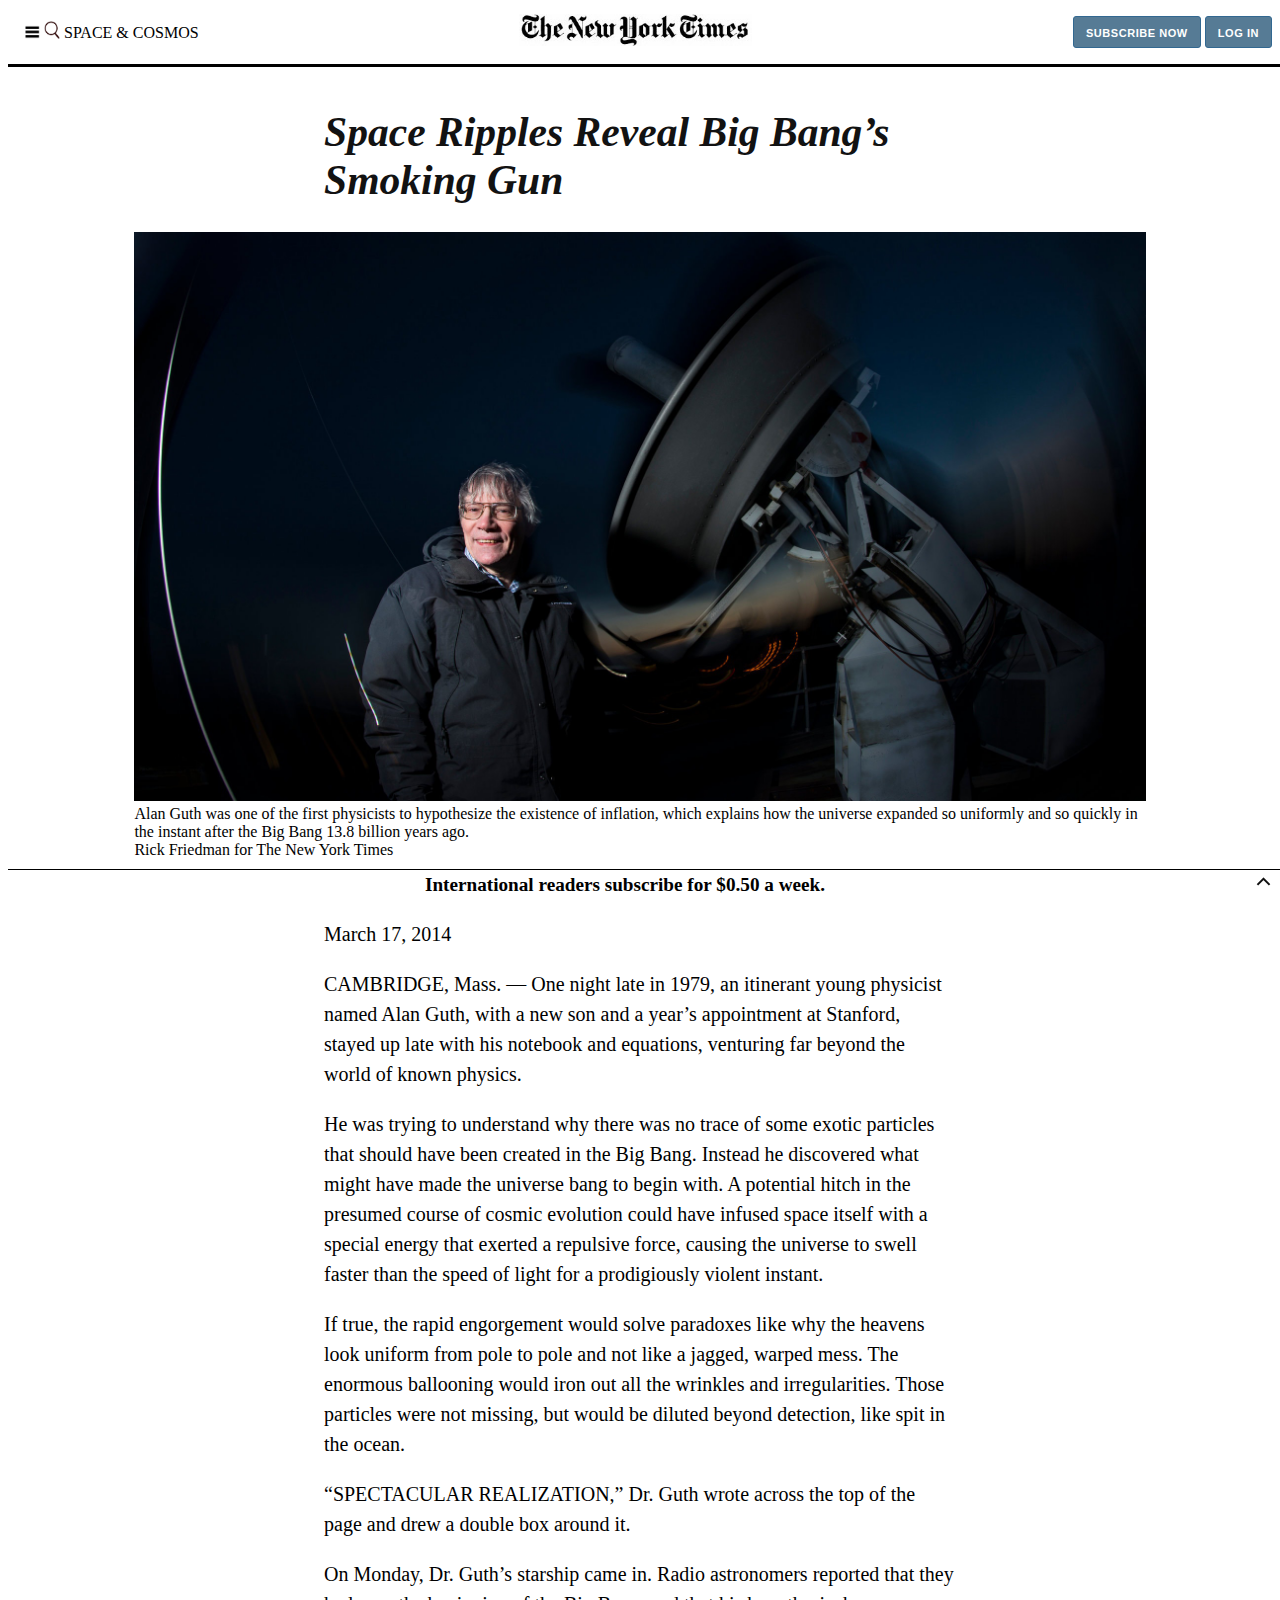
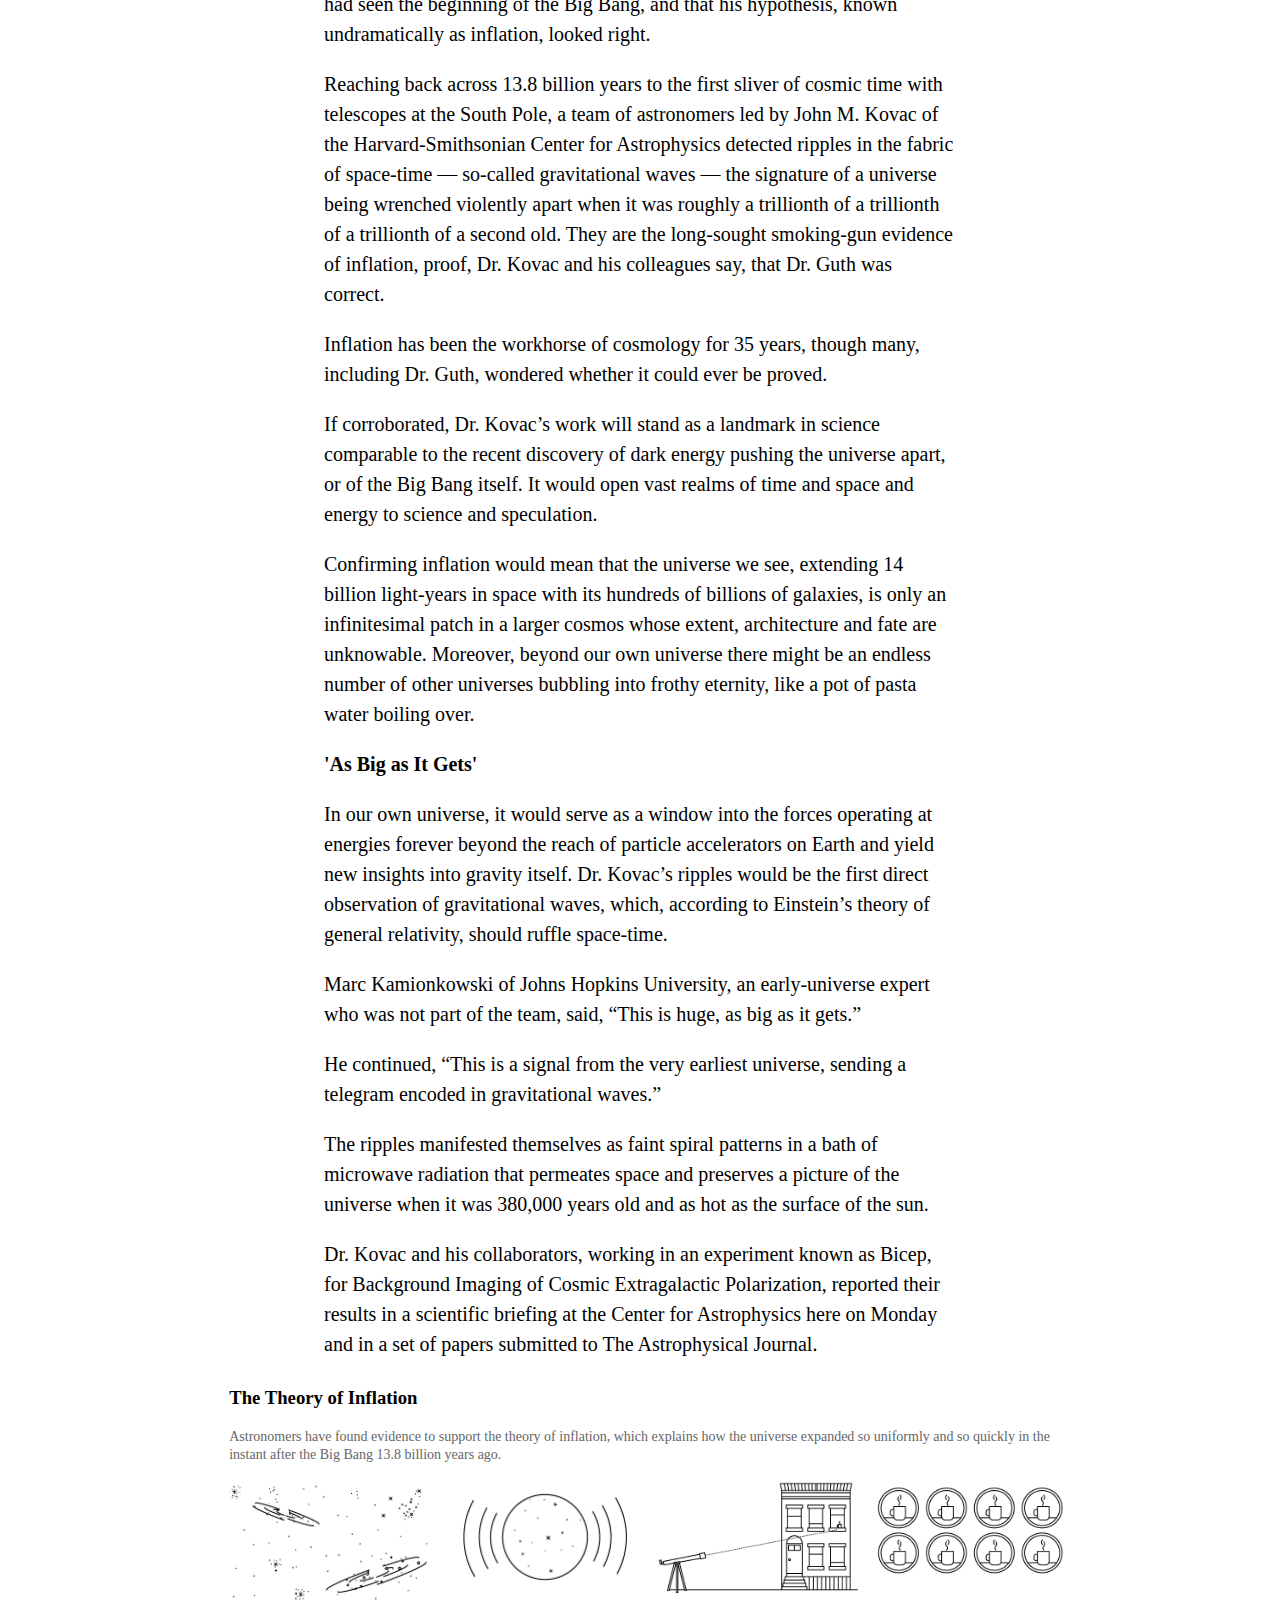
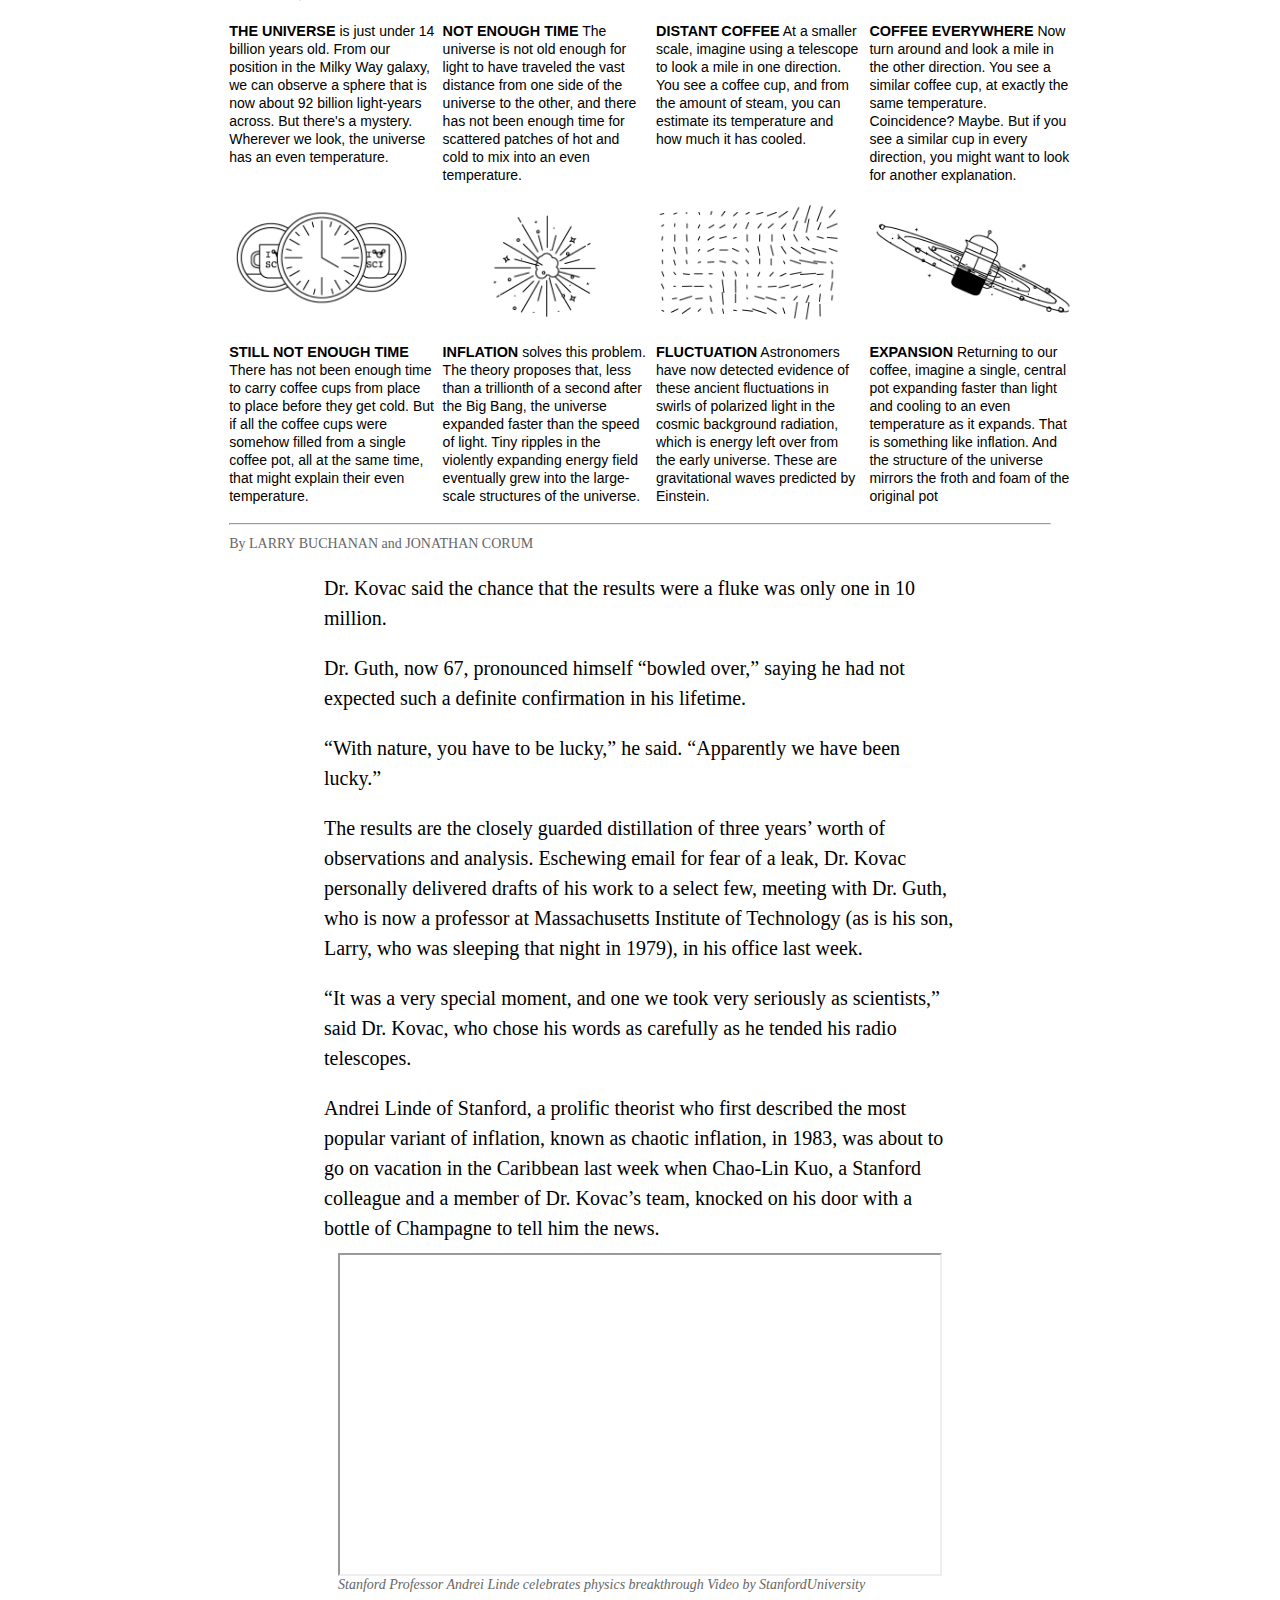
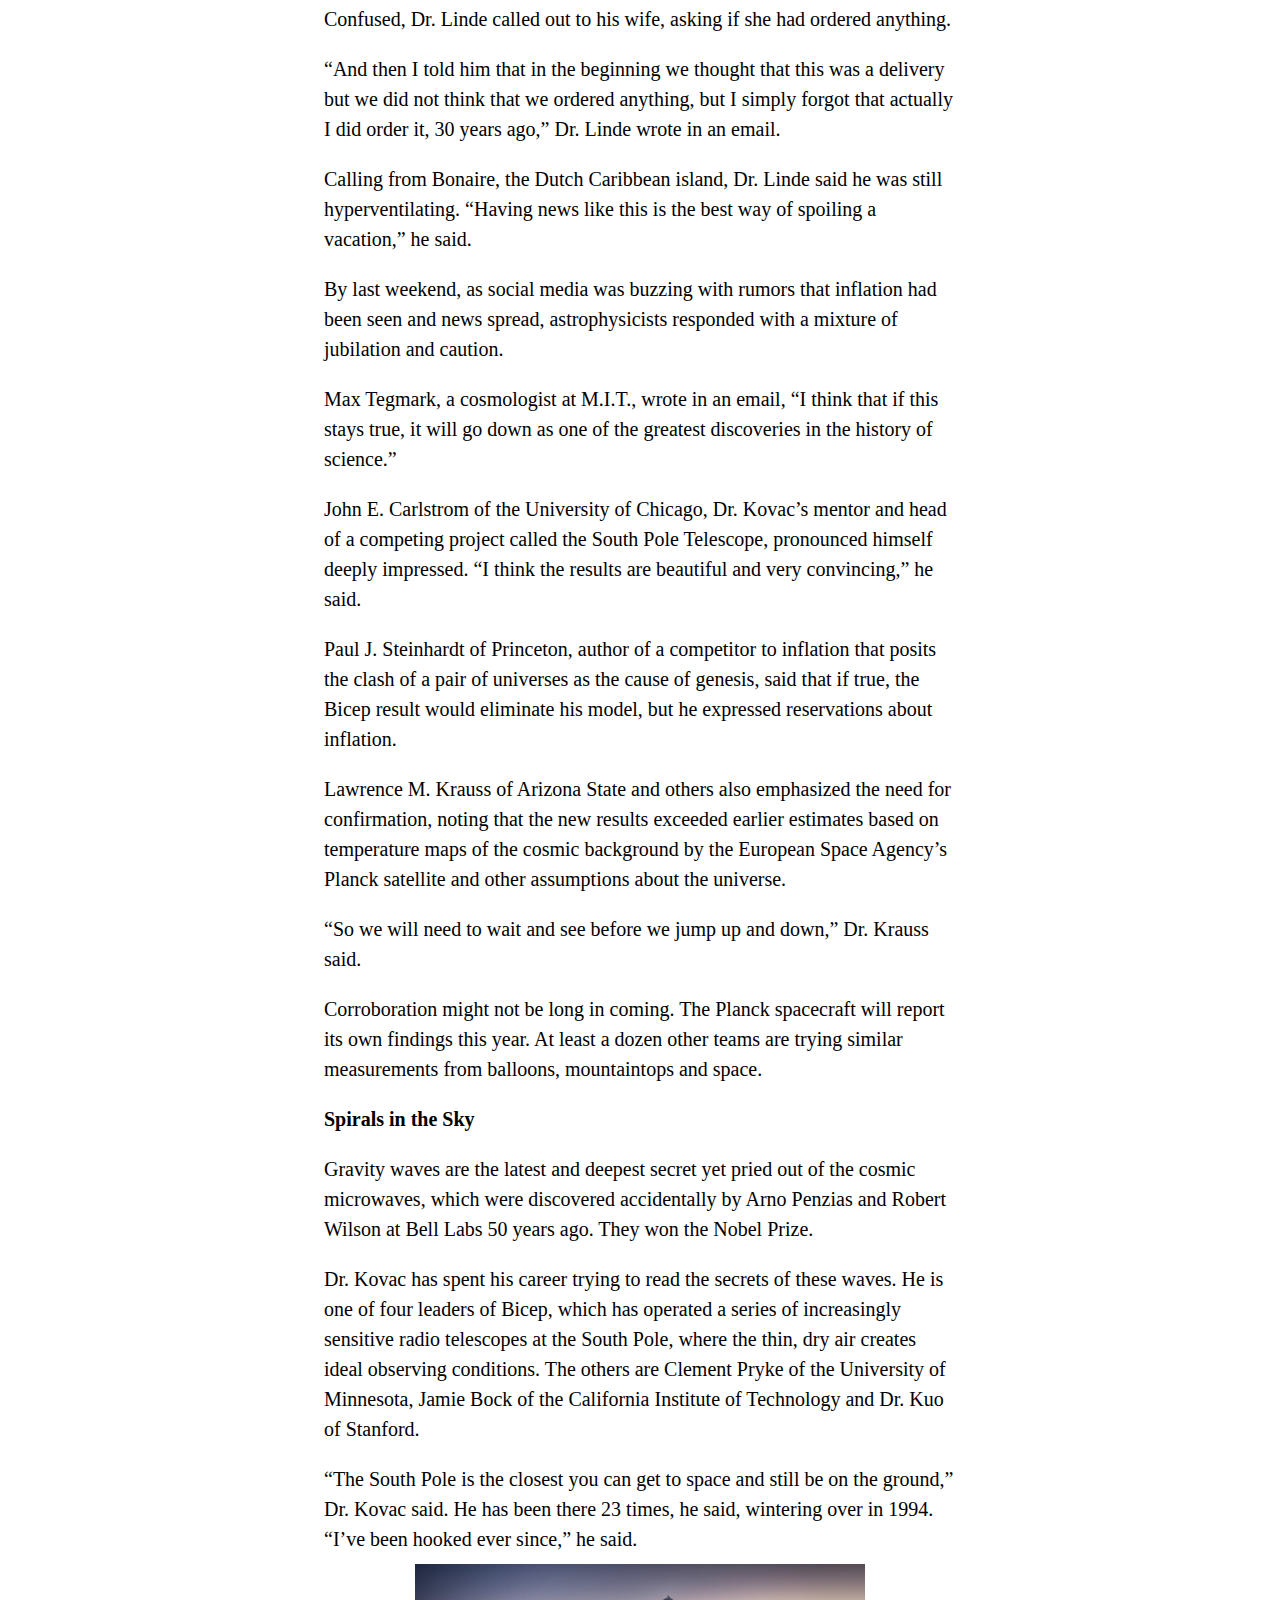
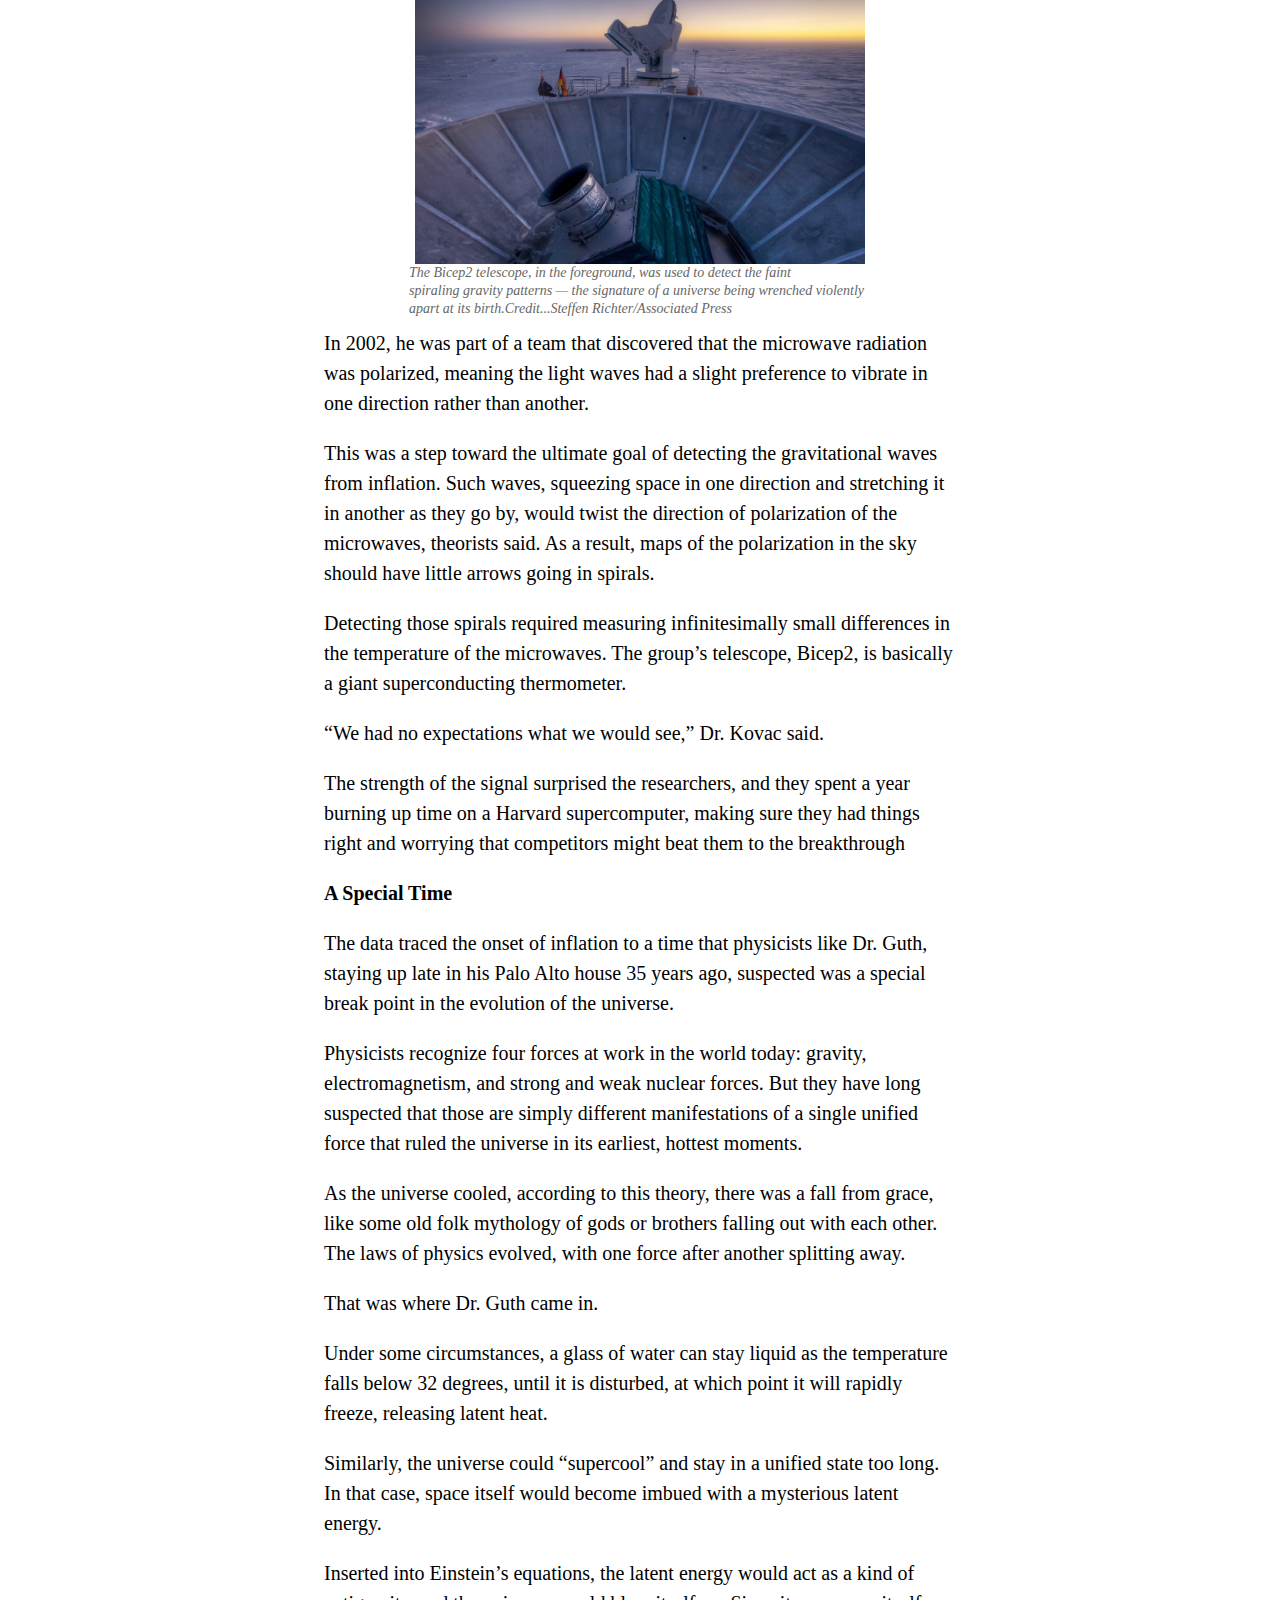
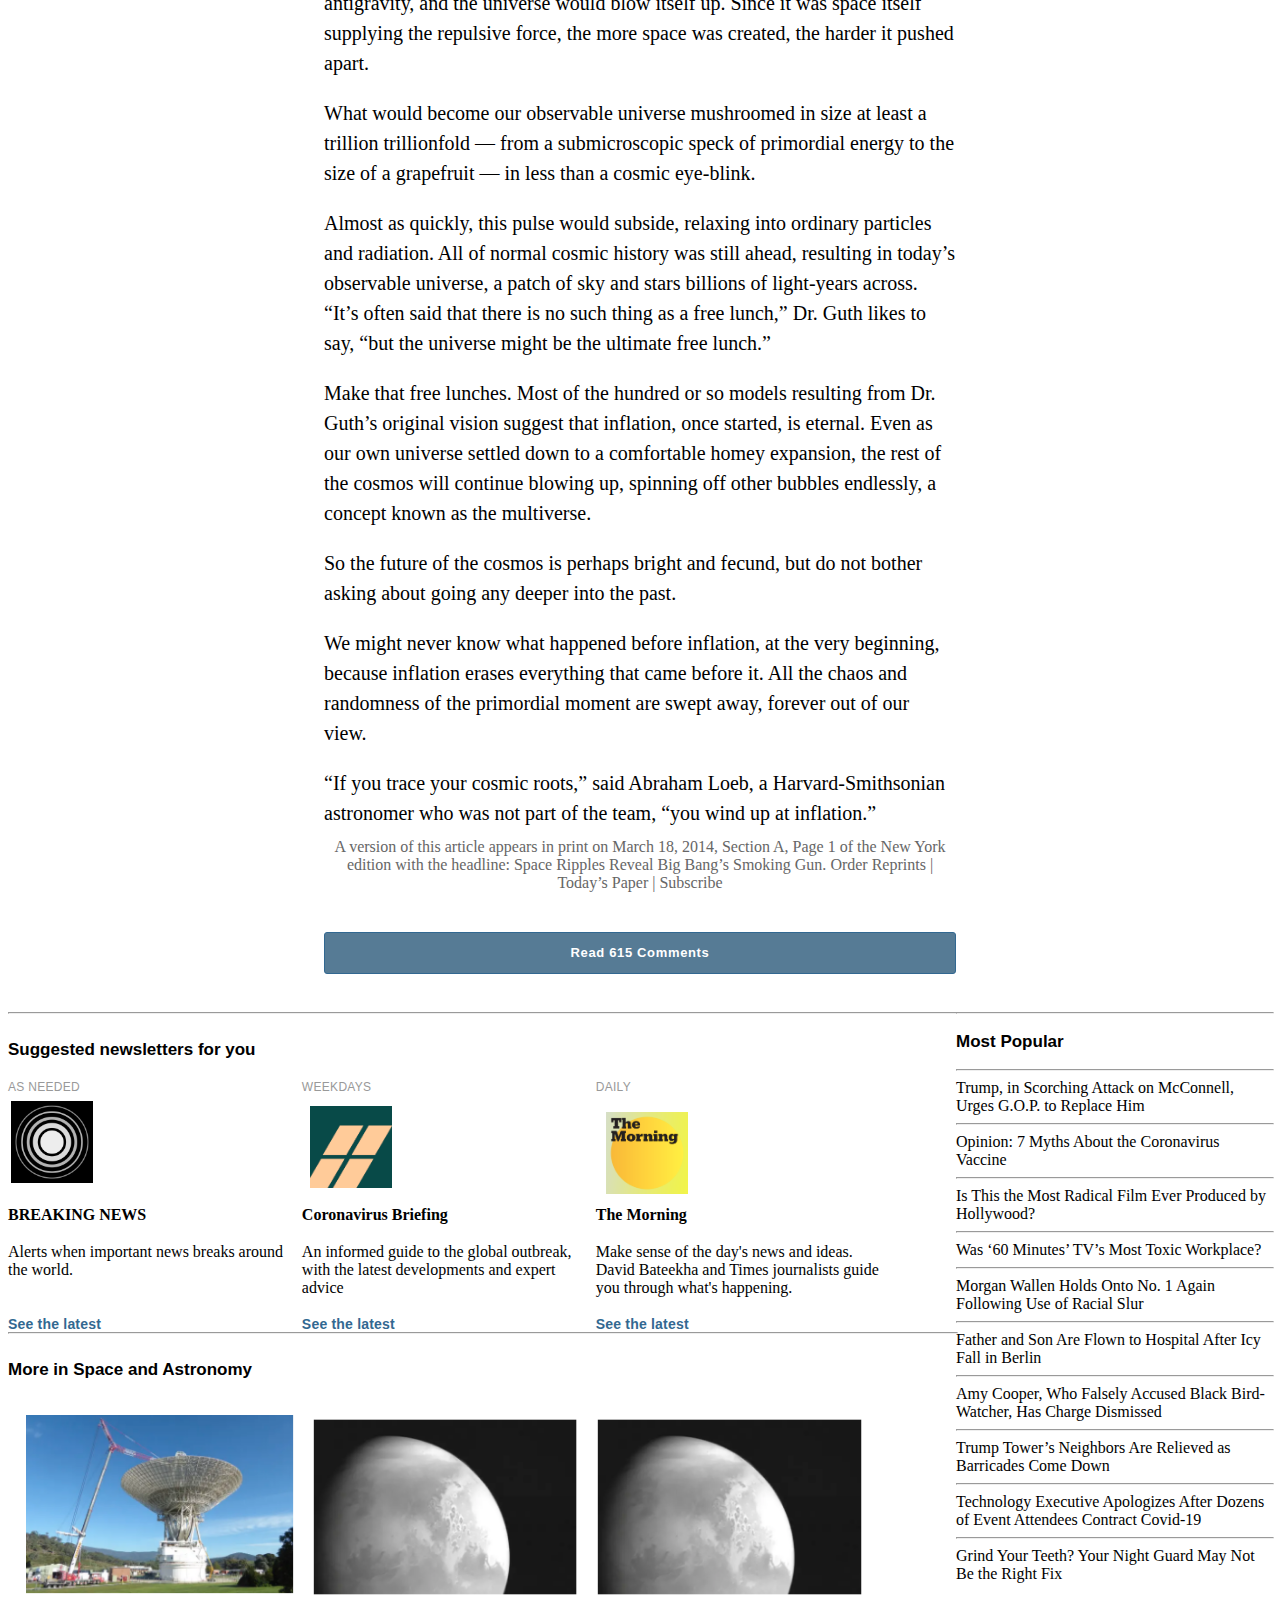
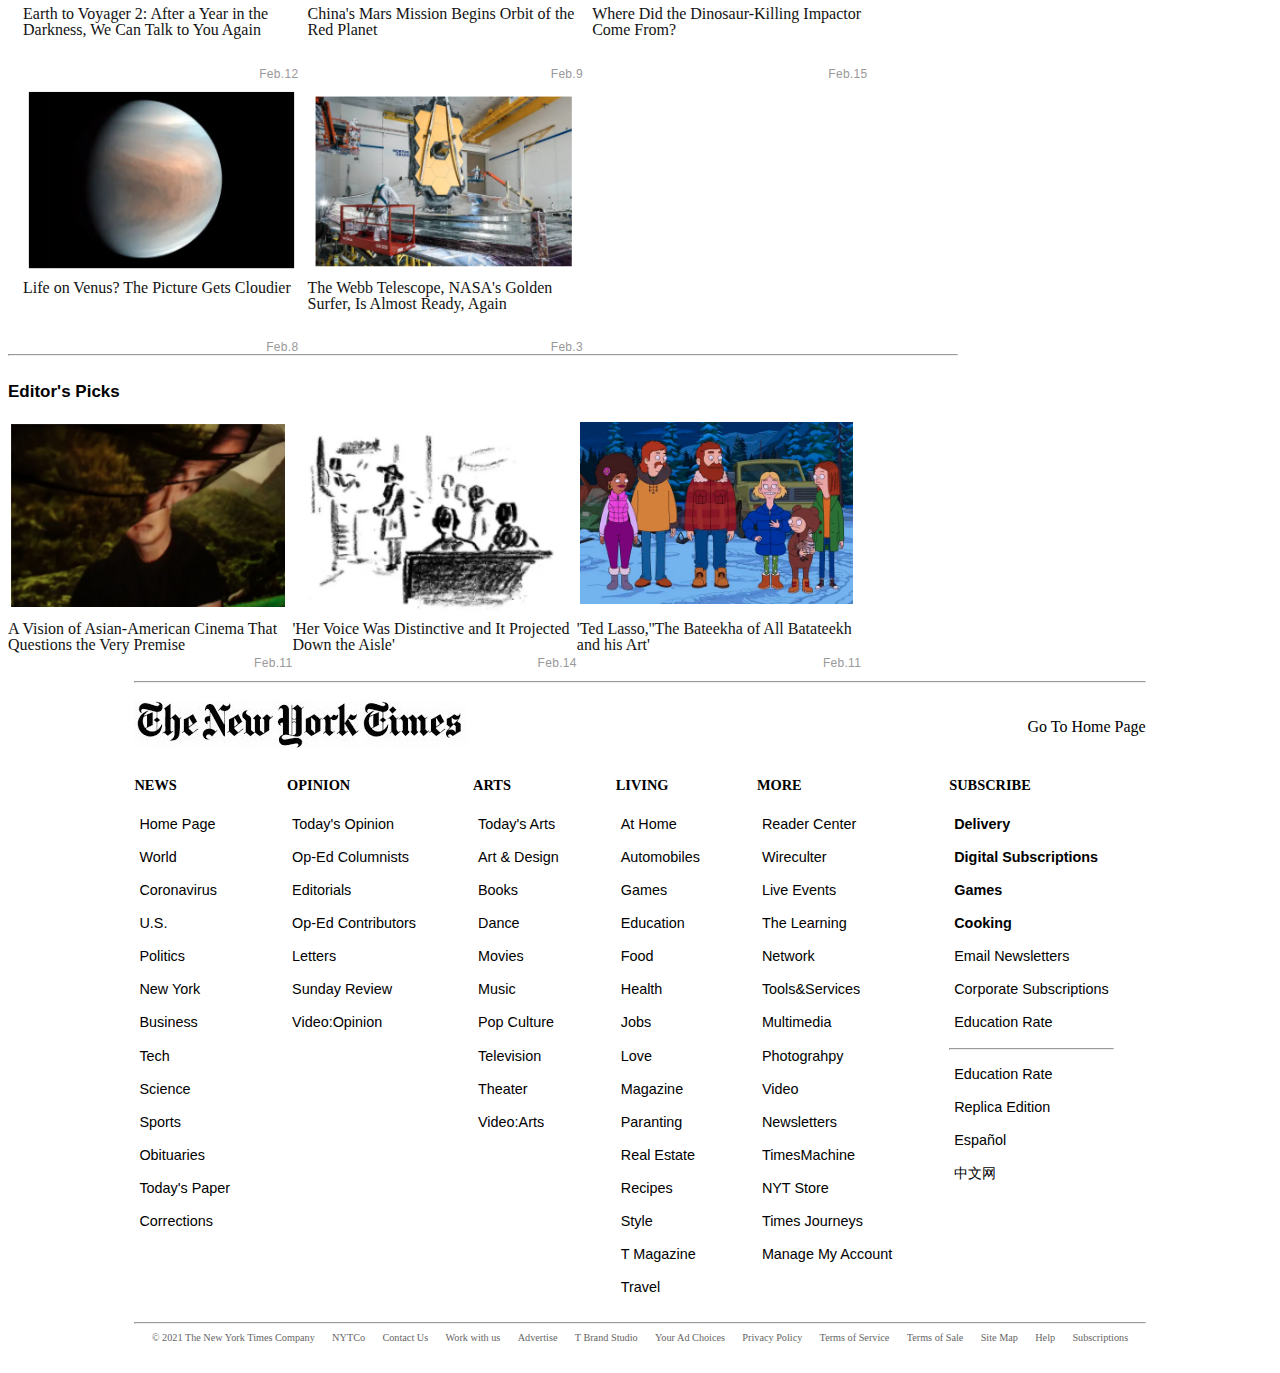
<file: index.html>
<!DOCTYPE html>
<html lang="en">

<head>
  <title>Space Ripples Reveal Big Bang’s Smoking Gun</title>
  <link rel="stylesheet" href="./style.css">
  <meta name="viewport" content="width=device-width, initial-scale=1.0" property=''>
  <link rel="stylesheet" href="https://pro.fontawesome.com/releases/v5.10.0/css/all.css" integrity="sha384-AYmEC3Yw5cVb3ZcuHtOA93w35dYTsvhLPVnYs9eStHfGJvOvKxVfELGroGkvsg+p" crossorigin="anonymous" />
</head>

<body>

  <nav>
    <div id='nav-bar' class='flex'>
      <div class='nav-left'>
        <a target="_blank" href="#"><img class='nav-left-images' src="pictures/menu.png" alt='pictures/menu.png'></a>
        <a target="_blank" href="#"><img class='nav-left-images' src="pictures/search.png" alt='pictures/search.png'></a>
        <a target="_blank" href="#">SPACE & COSMOS</a>
      </div>
      <div class="nav-center">
        <a rel="noopener" target="_blank" id="NYTLink" href="https://www.nytimes.com/"><img class='nav-img' src="pictures/nyt.jpg" alt="..."></a>
      </div>
      <div class='nav-right'>
        <button class='nav-right-button' type="button" name="button">SUBSCRIBE NOW</button>
        <button class='nav-right-button' type="button" name="button">LOG IN</button>
        <div class="clear">
        </div>
      </div>
    </div>

  </nav>

  <header class='flex'>
    <div id='header'>
      <div id='titleLinks' class='grid'>
        <div class="header">
          <h1> Space Ripples Reveal Big Bang’s Smoking Gun</h1>
        </div>
        <div id=socialslinks>
          <i class="fab fa-facebook-f"></i>
          <i class="fab fa-twitter"></i>
          <i class="fas fa-envelope"></i>
          <i class="fas fa-share"></i>
          <i class="fas fa-bookmark"></i>
          <i class='fas fa-comment'></i>
        </div>
      </div>
      <div id='img-header' class='flex'>
        <div class='img'>
          <img src='pictures/18cosmos-superJumbo.jpg' alt='superJumbo'>
        </div>
        <div class='caption'>
          <div>Alan Guth was one of the first physicists to hypothesize the existence of inflation, which explains how the universe expanded so uniformly and so quickly in the instant after the Big Bang 13.8 billion years ago.</div>
          <div>Rick Friedman for The New York Times</div>
        </div>
      </div>
    </div>
  </header>

  <main>
    <div id='main-body' class='flex'>
      <h2><a rel="noopener" target='_blank' href="https://www.nytimes.com/by/dennis-overbye">By Dennis Overbye</a></h2>
      <p> March 17, 2014</p>
      <p>CAMBRIDGE, Mass. — One night late in 1979, an itinerant young physicist named Alan Guth, with a new son and a year’s appointment at Stanford, stayed up late with his notebook and equations, venturing far beyond the world of known physics.
      </p>
      <p>He was trying to understand why there was no trace of some exotic particles that should have been created in the Big Bang. Instead he discovered what might have made the universe bang to begin with. A potential hitch in the presumed course
        of cosmic evolution could have infused space itself with a special energy that exerted a repulsive force, causing the universe to swell faster than the speed of light for a prodigiously violent instant.</p>
      <p>If true, the rapid engorgement would solve paradoxes like why the heavens look uniform from pole to pole and not like a jagged, warped mess. The enormous ballooning would iron out all the wrinkles and irregularities. Those particles were not
        missing, but would be diluted beyond detection, like spit in the ocean.</p>
      <p>“SPECTACULAR REALIZATION,” Dr. Guth wrote across the top of the page and drew a double box around it.</p>
      <p>On Monday, Dr. Guth’s starship came in. Radio astronomers reported that they had seen the beginning of the Big Bang, and that his hypothesis, known undramatically as inflation, looked right.</p>
      <p>Reaching back across 13.8 billion years to the first sliver of cosmic time with telescopes at the South Pole, a team of astronomers led by John M. Kovac of the Harvard-Smithsonian Center for Astrophysics detected ripples in the fabric of
        space-time — so-called gravitational waves — the signature of a universe being wrenched violently apart when it was roughly a trillionth of a trillionth of a trillionth of a second old. They are the long-sought smoking-gun evidence of
        inflation, proof, Dr. Kovac and his colleagues say, that Dr. Guth was correct.</p>
      <p>Inflation has been the workhorse of cosmology for 35 years, though many, including Dr. Guth, wondered whether it could ever be proved.</p>
      <p>If corroborated, Dr. Kovac’s work will stand as a landmark in science comparable to the recent discovery of dark energy pushing the universe apart, or of the Big Bang itself. It would open vast realms of time and space and energy to science
        and speculation.</p>
      <p>Confirming inflation would mean that the universe we see, extending 14 billion light-years in space with its hundreds of billions of galaxies, is only an infinitesimal patch in a larger cosmos whose extent, architecture and fate are
        unknowable. Moreover, beyond our own universe there might be an endless number of other universes bubbling into frothy eternity, like a pot of pasta water boiling over.</p>
      <h2>'As Big as It Gets'</h2>
      <p>In our own universe, it would serve as a window into the forces operating at energies forever beyond the reach of particle accelerators on Earth and yield new insights into gravity itself. Dr. Kovac’s ripples would be the first direct
        observation of gravitational waves, which, according to Einstein’s theory of general relativity, should ruffle space-time.</p>
      <p>Marc Kamionkowski of Johns Hopkins University, an early-universe expert who was not part of the team, said, “This is huge, as big as it gets.”</p>
      <p>He continued, “This is a signal from the very earliest universe, sending a telegram encoded in gravitational waves.”</p>
      <p>The ripples manifested themselves as faint spiral patterns in a bath of microwave radiation that permeates space and preserves a picture of the universe when it was 380,000 years old and as hot as the surface of the sun.</p>
      <p>Dr. Kovac and his collaborators, working in an experiment known as Bicep, for Background Imaging of Cosmic Extragalactic Polarization, reported their results in a scientific briefing at the Center for Astrophysics here on Monday and in a set
        of papers submitted to The Astrophysical Journal.</p>
      <div id="tof">
        <div id="tof-intro">
          <h3>The Theory of Inflation</h3>
          <p>Astronomers have found evidence to support the theory of inflation, which explains how the universe expanded so uniformly and so quickly in the instant after the Big Bang 13.8 billion years ago.</p>
        </div>
        <div id="tof-grid" class="grid">
          <div class="tof-1-image">
            <img src="pictures/tof-1.png" alt="" class="flex">
          </div>
          <div class="tof-2-image">
            <img src="pictures/tof-2.png" alt="" class="flex">
          </div>
          <div class="tof-3-image">
            <img src="pictures/tof-3.png" alt="" class="flex">
          </div>
          <div class="tof-4-image">
            <img src="pictures/tof-4.png" alt="" class="flex">
          </div>
          <div class="tof-1text">
            <p><b>THE UNIVERSE</b> is just under 14 billion years old. From our position in the Milky Way galaxy, we can observe a sphere that is now about 92 billion light-years across. But there's a mystery. Wherever we look, the universe has an
              even temperature.</p>
          </div>
          <div class="tof-2-text">
            <p><b>NOT ENOUGH TIME</b> The universe is not old enough for light to have traveled the vast distance from one side of the universe to the other, and there has not been enough time for scattered patches of hot and cold to mix into an
              even temperature.</p>
          </div>
          <div class="tof-3-text">
            <p><b>DISTANT COFFEE</b> At a smaller scale, imagine using a telescope to look a mile in one direction. You see a coffee cup, and from the amount of steam, you can estimate its temperature and how much it has cooled.</p>
          </div>
          <div class="tof-4-text">
            <p><b>COFFEE EVERYWHERE</b> Now turn around and look a mile in the other direction. You see a similar coffee cup, at exactly the same temperature. Coincidence? Maybe. But if you see a similar cup in every direction, you might want to
              look for another explanation.</p>
          </div>
          <div class="tof-5-image">
            <img src="pictures/tof-5.png" alt="" class="flex">
          </div>
          <div class="tof-6-image">
            <img src="pictures/tof-6.png" alt="" class="flex">
          </div>
          <div class="tof-7-image">
            <img src="pictures/tof-7.png" alt="" class="flex">
          </div>
          <div class="tof-8-image">
            <img src="pictures/tof-8.png" alt="" class="flex">
          </div>
          <div class="tof-5-text">
            <p> <b>STILL NOT ENOUGH TIME </b>
              There has not been enough time to carry coffee cups from place to place before they get cold. But if all the coffee cups were somehow filled from a single coffee pot, all at the same time, that might explain their even temperature.
            </p>
          </div>
          <div class="tof-6-text">
            <p><b>INFLATION</b> solves this problem. The theory proposes that, less than a trillionth of a second after the Big Bang, the universe expanded faster than the speed of light. Tiny ripples in the violently expanding energy field
              eventually grew into the
              large-scale structures of the universe.</p>
          </div>
          <div class="tof-7-text">
            <p> <b>FLUCTUATION</b> Astronomers have now detected evidence of these ancient fluctuations in swirls of polarized light in the cosmic background radiation, which is energy left over from the early universe. These are gravitational
              waves predicted by
              Einstein.</p>
          </div>
          <div class="tof-8-text">
            <p><b>EXPANSION</b> Returning to our coffee, imagine a single, central pot expanding faster than light and cooling to an even temperature as it expands. That is something like inflation. And the structure of the universe mirrors the
              froth and foam of the
              original pot</p>
          </div>
        </div>
        <div class="tof-end">
          <hr>
          <p>By LARRY BUCHANAN and JONATHAN CORUM</p>
        </div>


      </div>

      <p>Dr. Kovac said the chance that the results were a fluke was only one in 10 million.</p>
      <p>Dr. Guth, now 67, pronounced himself “bowled over,” saying he had not expected such a definite confirmation in his lifetime.</p>
      <p>“With nature, you have to be lucky,” he said. “Apparently we have been lucky.”</p>
      <p>The results are the closely guarded distillation of three years’ worth of observations and analysis. Eschewing email for fear of a leak, Dr. Kovac personally delivered drafts of his work to a select few, meeting with Dr. Guth, who is now a
        professor at Massachusetts Institute of Technology (as is his son, Larry, who was sleeping that night in 1979), in his office last week.</p>
      <p>“It was a very special moment, and one we took very seriously as scientists,” said Dr. Kovac, who chose his words as carefully as he tended his radio telescopes.</p>
      <p>Andrei Linde of Stanford, a prolific theorist who first described the most popular variant of inflation, known as chaotic inflation, in 1983, was about to go on vacation in the Caribbean last week when Chao-Lin Kuo, a Stanford colleague and
        a member of Dr. Kovac’s team, <a href=''>knocked on his door with a bottle of Champagne</a> to tell him the news.</p>
      <div id="v-body" class='flex'>
        <iframe id='video' width="600" height="319" src="https://www.youtube.com/embed/ZlfIVEy_YOA" allow="accelerometer; autoplay; clipboard-write; encrypted-media; gyroscope; picture-in-picture" allowfullscreen></iframe>
        <cite>Stanford Professor Andrei Linde celebrates physics breakthrough Video by StanfordUniversity</cite>
      </div>
      <p>Confused, Dr. Linde called out to his wife, asking if she had ordered anything.</p>
      <p>“And then I told him that in the beginning we thought that this was a delivery but we did not think that we ordered anything, but I simply forgot that actually I did order it, 30 years ago,” Dr. Linde wrote in an email.</p>
      <p>Calling from Bonaire, the Dutch Caribbean island, Dr. Linde said he was still hyperventilating. “Having news like this is the best way of spoiling a vacation,” he said.</p>
      <p>By last weekend, as social media was buzzing with rumors that inflation had been seen and news spread, astrophysicists responded with a mixture of jubilation and caution.</p>
      <p>Max Tegmark, a cosmologist at M.I.T., wrote in an email, “I think that if this stays true, it will go down as one of the greatest discoveries in the history of science.”</p>
      <p>John E. Carlstrom of the University of Chicago, Dr. Kovac’s mentor and head of a competing project called the South Pole Telescope, pronounced himself deeply impressed. “I think the results are beautiful and very convincing,” he said.</p>
      <p>Paul J. Steinhardt of Princeton, author of a competitor to inflation that posits the clash of a pair of universes as the cause of genesis, said that if true, the Bicep result would eliminate his model, but he expressed reservations about
        inflation.</p>
      <p>Lawrence M. Krauss of Arizona State and others also emphasized the need for confirmation, noting that the new results exceeded earlier estimates based on temperature maps of the cosmic background by the European Space Agency’s Planck
        satellite and other assumptions about the universe.</p>
      <p>“So we will need to wait and see before we jump up and down,” Dr. Krauss said.</p>
      <p>Corroboration might not be long in coming. The Planck spacecraft will report its own findings this year. At least a dozen other teams are trying similar measurements from balloons, mountaintops and space.</p>
      <h2>Spirals in the Sky</h2>
      <p>Gravity waves are the latest and deepest secret yet pried out of the cosmic microwaves, which were discovered accidentally by Arno Penzias and Robert Wilson at Bell Labs 50 years ago. They won the Nobel Prize.</p>
      <p>Dr. Kovac has spent his career trying to read the secrets of these waves. He is one of four leaders of Bicep, which has operated a series of increasingly sensitive radio telescopes at the South Pole, where the thin, dry air creates ideal
        observing conditions. The others are Clement Pryke of the University of Minnesota, Jamie Bock of the California Institute of Technology and Dr. Kuo of Stanford.</p>
      <p>“The South Pole is the closest you can get to space and still be on the ground,” Dr. Kovac said. He has been there 23 times, he said, wintering over in 1994. “I’ve been hooked ever since,” he said.</p>
      <div id="main-bod-img-2" class='flex'>
        <img src="pictures/telescope.jpg" alt="" height="300" class="flex">
        <cite>The Bicep2 telescope, in the foreground, was used to detect the faint </cite>
        <cite>spiraling gravity patterns — the signature of a universe being wrenched violently </cite>
        <cite>apart at its birth.Credit...Steffen Richter/Associated Press</cite>
      </div>

      <p>In 2002, he was part of a team that discovered that the microwave radiation was polarized, meaning the light waves had a slight preference to vibrate in one direction rather than another.</p>
      <p>This was a step toward the ultimate goal of detecting the gravitational waves from inflation. Such waves, squeezing space in one direction and stretching it in another as they go by, would twist the direction of polarization of the
        microwaves, theorists said. As a result, maps of the polarization in the sky should have little arrows going in spirals.</p>
      <p>Detecting those spirals required measuring infinitesimally small differences in the temperature of the microwaves. The group’s telescope, Bicep2, is basically a giant superconducting thermometer.</p>
      <p>“We had no expectations what we would see,” Dr. Kovac said.</p>
      <p>The strength of the signal surprised the researchers, and they spent a year burning up time on a Harvard supercomputer, making sure they had things right and worrying that competitors might beat them to the breakthrough</p>
      <h2>A Special Time</h2>
      <p>The data traced the onset of inflation to a time that physicists like Dr. Guth, staying up late in his Palo Alto house 35 years ago, suspected was a special break point in the evolution of the universe.</p>
      <p>Physicists recognize four forces at work in the world today: gravity, electromagnetism, and strong and weak nuclear forces. But they have long suspected that those are simply different manifestations of a single unified force that ruled the
        universe in its earliest, hottest moments.</p>
      <p>As the universe cooled, according to this theory, there was a fall from grace, like some old folk mythology of gods or brothers falling out with each other. The laws of physics evolved, with one force after another splitting away.</p>
      <p>That was where Dr. Guth came in.</p>
      <p>Under some circumstances, a glass of water can stay liquid as the temperature falls below 32 degrees, until it is disturbed, at which point it will rapidly freeze, releasing latent heat.</p>
      <p>Similarly, the universe could “supercool” and stay in a unified state too long. In that case, space itself would become imbued with a mysterious latent energy.</p>
      <p>Inserted into Einstein’s equations, the latent energy would act as a kind of antigravity, and the universe would blow itself up. Since it was space itself supplying the repulsive force, the more space was created, the harder it pushed apart.
      </p>
      <p>What would become our observable universe mushroomed in size at least a trillion trillionfold — from a submicroscopic speck of primordial energy to the size of a grapefruit — in less than a cosmic eye-blink.</p>
      <p>Almost as quickly, this pulse would subside, relaxing into ordinary particles and radiation. All of normal cosmic history was still ahead, resulting in today’s observable universe, a patch of sky and stars billions of light-years across.
        “It’s often said that there is no such thing as a free lunch,” Dr. Guth likes to say, “but the universe might be the ultimate free lunch.”</p>
      <p>Make that free lunches. Most of the hundred or so models resulting from Dr. Guth’s original vision suggest that inflation, once started, is eternal. Even as our own universe settled down to a comfortable homey expansion, the rest of the
        cosmos will continue blowing up, spinning off other bubbles endlessly, a concept known as the multiverse.</p>
      <p>So the future of the cosmos is perhaps bright and fecund, but do not bother asking about going any deeper into the past.</p>
      <p>We might never know what happened before inflation, at the very beginning, because inflation erases everything that came before it. All the chaos and randomness of the primordial moment are swept away, forever out of our view.</p>
      <p>“If you trace your cosmic roots,” said Abraham Loeb, a Harvard-Smithsonian astronomer who was not part of the team, “you wind up at inflation.”</p>
      <div id='end-body' class="grid">
        <div class='end-body-1'>
          A version of this article appears in print on March 18, 2014, Section A, Page 1 of the New York edition with the headline: Space Ripples Reveal Big Bang’s Smoking Gun. <a href="https://www.parsintl.com/publication/the-new-york-times/">Order
            Reprints</a> | <a href="https://www.nytimes.com/section/todayspaper">Today’s Paper </a>| <a href="https://www.nytimes.com/subscription?campaignId=48JQY">Subscribe</a>
        </div>
        <div class="end-body-2">
          <button type="button" name="button">Read 615 Comments</button>
        </div>
        <div id=slinks>
          <i class="fab fa-facebook-f"></i>
          <i class="fab fa-twitter"></i>
          <i class="fas fa-envelope"></i>
          <i class="fas fa-share"></i>
          <i class="fas fa-bookmark"></i>
          <i class='fas fa-comment'></i>
        </div>
      </div>
    </div>
  </main>

  <div>
    <div id="container" class='grid'>
      <div class="grid">
        <hr>
        <h3> Suggested newsletters for you</h3>
        <div id="nls-container" class='grid'>
          <div class="nl-1-span">
            <span>AS NEEDED</span>
          </div>
          <div class="nl-2-span">
            <span>WEEKDAYS</span>
          </div>
          <div class="nl-3-span">
            <span>DAILY</span>
          </div>
          <div class="nl-1-img">
            <img src="pictures/nl1.png" alt="">
          </div>
          <div class="nl-2-img">
            <img src="pictures/nl2.png" alt="">
          </div>
          <div class="nl-3-img">
            <img src="pictures/nl3.png" alt="">
          </div>
          <div class="nl-1-b">
            <b>BREAKING NEWS</b>
          </div>
          <div class="nl-2-b">
            <b>Coronavirus Briefing</b>
          </div>
          <div class="nl-3-b">
            <b>The Morning</b>
          </div>
          <div class="nl-1-p">
            <p>Alerts when important news breaks around the world. </p>
          </div>
          <div class="nl-2-p">
            <p>An informed guide to the global outbreak, with the latest developments and expert advice</p>
          </div>
          <div class="nl-3-p">
            <p>Make sense of the day's news and ideas. David Bateekha and Times journalists guide you through what's happening. </p>
          </div>
          <div class="nl-1-a">
            <a href="#">See the latest</a>
          </div>
          <div class="nl-2-a">
            <a href="#">See the latest</a>
          </div>
          <div class="nl-2-a">
            <a href="#">See the latest</a>
          </div>
        </div>
        <hr>
        <h3>More in Space and Astronomy</h3>
        <div id="sa-container" class='grid'>
          <div class="sa-1-img">
            <img src="pictures/sa-1.png" alt="">
          </div>
          <div class="sa-2-img">
            <img src="pictures/sa-2.png" alt="">
          </div>
          <div class="sa-5-img">
            <img src="pictures/sa-2.png" alt="">
          </div>

          <div class="sa-1-a">
            <a href="#">Earth to Voyager 2: After a Year in the Darkness, We Can Talk to You Again</a>
          </div>
          <div class="sa-2-a">
            <a href="#">China's Mars Mission Begins Orbit of the Red Planet</a>
          </div>
          <div class="sa-5-a">
            <a href="#">Where Did the Dinosaur-Killing Impactor Come From?</a>
          </div>

          <div class="sa-1-s">
            <span>Feb.12</span>
          </div>
          <div class="sa-2-s">
            <span>Feb.9</span>
          </div>
          <div class="sa-5-s">
            <span>Feb.15</span>
          </div>

          <div class="sa-3-img">
            <img src="pictures/sa-3.png" alt="">
          </div>
          <div class="sa-4-img">
            <img src="pictures/sa-4.png" alt="">
          </div>
          <div class="sa-6-img">

          </div>
          <div class="sa-3-a">
            <a href="#">Life on Venus? The Picture Gets Cloudier</a>
          </div>
          <div class="sa-4-a">
            <a href="#">The Webb Telescope, NASA's Golden Surfer, Is Almost Ready, Again</a>
          </div>
          <div class="sa-6-a">

          </div>
          <div class="sa-3-s">
            <span>Feb.8</span>
          </div>

          <div class="sa-4-s">
            <span>Feb.3</span>
          </div>
          <div class="sa-6-s">

          </div>

        </div>

        <hr>

        <aside id="ep">

          <h3>Editor's Picks</h3>
          <div id="ep-container" class="grid">
            <div class="ep-1-img">
              <img src="pictures/ep-1.png" alt="">
            </div>
            <div class="ep-2-img">
              <img src="pictures/ep-2.png" alt="">
            </div>
            <div class="ep-3-img">
              <img src="pictures/ep-3.png" alt="">
            </div>
            <div class="ep-1-a">
              <a href="#">A Vision of Asian-American Cinema That Questions the Very Premise</a>
            </div>
            <div class="ep-2-a">
              <a href="#">'Her Voice Was Distinctive and It Projected Down the Aisle'</a>
            </div>
            <div class="ep-3-a">
              <a href="#">'Ted Lasso,''The Bateekha of All Batateekh and his Art'</a>
            </div>
            <div class="ep-1-s">
              <span>Feb.11</span>
            </div>
            <div class="ep-2-s">
              <span>Feb.14</span>
            </div>
            <div class="ep-3-s">
              <span>Feb.11</span>
            </div>
          </div>
        </aside>
      </div>
      <div id="mp-container" class='grid'>
        <div class="mp">
          <hr>
          <h3>Most Popular</h3>
          <hr>
          <a href="#">Trump, in Scorching Attack on McConnell, Urges G.O.P. to Replace Him</a>
          <hr>
          <a href="#">Opinion: 7 Myths About the Coronavirus Vaccine</a>
          <hr>
          <a href="#">Is This the Most Radical Film Ever Produced by Hollywood?</a>
          <hr>
          <a href="#">Was ‘60 Minutes’ TV’s Most Toxic Workplace?</a>
          <hr>
          <a href="#">Morgan Wallen Holds Onto No. 1 Again Following Use of Racial Slur</a>
          <hr>
          <a href="#">Father and Son Are Flown to Hospital After Icy Fall in Berlin</a>
          <hr>
          <a href="#">Amy Cooper, Who Falsely Accused Black Bird-Watcher, Has Charge Dismissed</a>
          <hr>
          <a href="#">Trump Tower’s Neighbors Are Relieved as Barricades Come Down</a>
          <hr>
          <a href="#">Technology Executive Apologizes After Dozens of Event Attendees Contract Covid-19</a>
          <hr>
          <a href="#">Grind Your Teeth? Your Night Guard May Not Be the Right Fix</a>
        </div>
      </div>
    </div>
  </div>

  <div id='nav-bar-2' class='flex'>
    <div class='nav2-left'>
    </div>
    <div class="nav2-center">
      International readers subscribe for $0.50 a week.
    </div>
    <div class='nav2-right'>
      <img src="pullupicon.png" alt="pullupicon">
    </div>
  </div>

  <footer>
    <hr>
    <div id="f-header" class='flex'>
      <a rel="noopener" target="_blank" href="https://www.nytimes.com/"><img class='footer-img' src="pictures/nyt.jpg" alt="..."></a>
      <a href="#">Go To Home Page</a>
    </div>
    <div id="f-links" class='flex'>
      <div>
        <h3>NEWS</h3>
        <a href="">Home Page</a>
        <a href="">World</a>
        <a href="#">Coronavirus</a>
        <a href="">U.S.</a>
        <a href="">Politics</a>
        <a href="">New York</a>
        <a href="">Business</a>
        <a href="">Tech</a>
        <a href="">Science</a>
        <a href="">Sports</a>
        <a href="">Obituaries</a>
        <a href="">Today's Paper</a>
        <a href="">Corrections</a>
      </div>
      <div>
        <h3>OPINION</h3>
        <a href="">Today's Opinion</a>
        <a href="#">Op-Ed Columnists</a>
        <a href="">Editorials</a>
        <a href="">Op-Ed Contributors</a>
        <a href="">Letters</a>
        <a href="">Sunday Review</a>
        <a href="#">Video:Opinion</a>
      </div>
      <div>
        <h3>ARTS</h3>
        <a href="">Today's Arts</a>
        <a href="">Art & Design</a>
        <a href="">Books</a>
        <a href="">Dance</a>
        <a href="">Movies</a>
        <a href="">Music</a>
        <a href="">Pop Culture</a>
        <a href="">Television</a>
        <a href="">Theater</a>
        <a href="">Video:Arts</a>
      </div>
      <div>
        <h3>LIVING</h3>
        <a href="">At Home</a>
        <a href="">Automobiles</a>
        <a href="">Games</a>
        <a href="">Education</a>
        <a href="">Food</a>
        <a href="">Health</a>
        <a href="">Jobs</a>
        <a href="">Love</a>
        <a href="">Magazine</a>
        <a href="">Paranting</a>
        <a href="">Real Estate</a>
        <a href="">Recipes</a>
        <a href="">Style</a>
        <a href="">T Magazine</a>
        <a href="">Travel</a>
      </div>
      <div>
        <h3>MORE</h3>
        <a href="">Reader Center</a>
        <a href="">Wireculter</a>
        <a href="">Live Events</a>
        <a href="">The Learning</a>
        <a href="">Network</a>
        <a href="">Tools&Services</a>
        <a href="">Multimedia</a>
        <a href="">Photograhpy</a>
        <a href="">Video</a>
        <a href="">Newsletters</a>
        <a href="">TimesMachine</a>
        <a href="">NYT Store</a>
        <a href="">Times Journeys</a>
        <a href="">Manage My Account</a>
      </div>
      <div>
        <h3>SUBSCRIBE</h3>
        <a href=""><i class="far fa-newspaper"></i><b> Delivery</b></a>
        <a href=""><i class="fab fa-telegram-plane"></i> <b> Digital Subscriptions </b></a>
        <a href=""><i class="fas fa-cubes"></i><b> Games</b></a>
        <a href=""><i class="fas fa-utensils"></i><b> Cooking</b></a>
        <a href="">Email Newsletters</a>
        <a href="">Corporate Subscriptions</a>
        <a href="">Education Rate</a>
        <hr>
        <a href="">Education Rate</a>
        <a href="">Replica Edition</a>
        <a href="">Español</a>
        <a href="">中文网</a>
      </div>
    </div>

    <hr>
    <div class="copyrights">
      <a href="">© 2021 The New York Times Company</a>
      <a href="">NYTCo</a>
      <a href="">Contact Us</a>
      <a href="">Work with us</a>
      <a href="">Advertise</a>
      <a href="">T Brand Studio</a>
      <a href="">Your Ad Choices</a>
      <a href="">Privacy Policy</a>
      <a href="">Terms of Service</a>
      <a href="">Terms of Sale</a>
      <a href="">Site Map</a>
      <a href="">Help</a>
      <a href="">Subscriptions</a>
    </div>
  </footer>
</body>

</html>
</file>
<file: style.css>
/* positioning elements */
html {
  overflow-x: hidden;
}

title {
  width: 80%;
}

.grid {
  display: grid;
}

.flex {
  display: flex;
}

nav {
  position: fixed;
  background-color: white;
  border-bottom: solid black;
  width: 100%;
  top: 0;
}

header {
  flex-flow: column wrap;
}

header img {
  width: 100%;
}

#img-header {
  margin: auto;
  display: flex;
  flex-wrap: wrap;
  width: 80%;
  justify-content: space-around;
}

a {
  text-decoration: none;
  color: black;
}

h1 {
  color: #121212;
  font-family: nyt-cheltenham, georgia, 'times new roman', times, serif;
  font-weight: 700;
  font-style: italic;
  font-size: 2.6rem;
  margin-top: 100px;
  width: 100%;
}

i {
  width: 2rem;
  color: black;
  height: 1rem;
}

#nav-bar {
  justify-content: space-between;
  flex-wrap: wrap;
  text-align: center;
  align-items: center;
  width: 100%;
}

.nav-img {
  width: 70%;
}

.nav-left {
  float: left;
  margin: 1rem;
}

.nav-left img {
  width: 1rem;
}

.nav-left a {
  font-size: 1rem;
}

#end-body button {
  background-color: rgb(86, 123, 149);
  border: 1px solid rgb(50, 104, 145);
  border-radius: 3px;
  color: white;
  display: block;
  font-family: helvetica, arial, sans-serif;
  font-size: 0.8125rem;
  font-weight: 600;
  letter-spacing: 0.05em;
  line-height: 1.5rem;
  margin: 20px auto 10px auto;
  width: 100%;
  padding: 0.5rem;
}

#nav-bar button {
  border-radius: 3px;
  cursor: pointer;
  font-family: nyt-franklin, helvetica, arial, sans-serif;
  -webkit-transition: ease 0.6s;
  transition: ease 0.6s;
  white-space: nowrap;
  vertical-align: middle;
  background-color: #567b95;
  border: 1px solid #326891;
  color: #fff;
  font-size: 11px;
  line-height: 11px;
  font-weight: 700;
  -webkit-letter-spacing: 0.05em;
  -moz-letter-spacing: 0.05em;
  -ms-letter-spacing: 0.05em;
  letter-spacing: 0.05em;
  padding: 11px 12px 8px;
  text-transform: uppercase;
}

.nav-right {
  float: right;
  margin: 1rem;
}

.nav-right div {
  clear: both;
}

#nav-bar-2 {
  position: fixed;
  justify-content: space-between;
  flex-flow: row wrap;
  text-align: center;
  align-items: center;
  align-content: center;
  font-size: 1.5vw;
  font-weight: bold;
  border-top: solid;
  border-width: thin;
  background-color: white;
  width: 100%;
  bottom: 0%;
}

#titleLinks {
  grid-template-columns: 100%;
  width: 50%;
  margin: auto;
}

#main-body {
  flex-flow: column wrap;
  justify-content: space-around;
}

#main-body p {
  font-family: nyt-imperial, georgia, 'times new roman', times, serif;
  font-size: 1.25rem;
  line-height: 1.875rem;
  width: 50%;
  margin: 10px auto 10px auto;
}

#main-body h2 {
  font-family: nyt-imperial, georgia, 'times new roman', times, serif;
  font-size: 1.25rem;
  line-height: 1.875rem;
  width: 50%;
  margin: 10px auto 10px auto;
}

footer {
  width: 80%;
  margin: auto;
}

#f-header {
  justify-content: space-between;
  align-items: center;
  padding: 10px 0 10px;
}

#f-links {
  justify-content: space-between;
  text-align: left;
  padding-bottom: 10px;
}

#f-logo img {
  width: 15rem;
}

#ep-container img {
  width: 100%;
}

#sa-container img {
  width: 100%;
}

#main-body img {
  flex-flow: column wrap;
  font-family: nyt-imperial, georgia, 'times new roman', times, serif;
  font-size: 1.5vw;
  margin: auto;
}

#main-body cite {
  margin-right: 7px;
  color: #666;
  font-family: nyt-imperial, georgia, 'times new roman', times, serif;
  font-size: 0.875rem;
  line-height: 1.125rem;
}

#tof {
  width: 65%;
  margin: auto;
}

#tof-grid {
  grid-template-columns: 25% 25% 25% 25%;
  grid-column-gap: 8px;
}

#tof img {
  width: 100%;
}

#tof p {
  font-size: 0.875rem;
  line-height: 18px;
  line-height: 1.125rem;
  font-weight: 400;
  font-style: normal;
  font-family: nyt-cheltenham-sh, georgia, times new roman, times, serif;
  color: #666;
  width: 100%;
}

#tof-grid p {
  display: block;
  font-family: nyt-franklin, arial, helvetica, sans-serif;
  color: #000;
  font-weight: lighter;
}

#tof-grid b {
  font-size: 0.9rem;
  font-weight: bold;
}

#v-body {
  flex-flow: column wrap;
  font-family: nyt-imperial, georgia, 'times new roman', times, serif;
  font-size: 1.5vw;
  margin: auto;
}

#main-bod-img-2 {
  flex-flow: column wrap;
  font-family: nyt-imperial, georgia, 'times new roman', times, serif;
  font-size: 1.5vw;
  margin: auto;
}

#end-body {
  grid-template-columns: 100%;
  grid-row-gap: 20px;
  font-family: nyt-imperial, georgia, 'times new roman', times, serif;
  font-size: 1rem;
  width: 50%;
  margin: auto;
  text-align: center;
  color: #666;
}

.subscribe a {
  color: black;
  font-weight: lighter;
  font-size: 0.9rem;
}

.copyrights a {
  color: #666;
  font-size: 0.8vw;
}

#nls-container a {
  color: rgb(50, 104, 145);
  font-family: nyt-franklin, helvetica, arial, sans-serif;
  font-size: 0.875rem;
  font-style: normal;
  font-weight: 700;
  line-height: 1.125rem;
  letter-spacing: 0.2px;
}

#sa-container a {
  font-size: 1rem;
  line-height: 1rem;
  color: rgb(18, 18, 18);
  text-size-adjust: 100%;
  vertical-align: baseline;
}

#ep-container a {
  font-size: 1rem;
  line-height: 1rem;
  color: rgb(18, 18, 18);
  text-size-adjust: 100%;
  vertical-align: baseline;
}

#f-links a {
  padding: 5px;
  font-size: 0.9rem;
  font-family: arial, sans-serif;
  line-height: 1.6;
  display: block;
  text-decoration: none;
  color: black;
}

#end-body a {
  color: #666;
}

#mp-container {
  grid-template-columns: 100%;
  grid-gap: 0%;
}

#mp-container hr {
  margin: 0%;
}

/* styling grid */
#container {
  grid-template-columns: 75% 25%;
}

#container hr {
  width: 100%;
  margin-top: 0.5rem;
  margin-bottom: 0.5rem;
}

#container h3 {
  font-family: nyt-franklin, helvetica, arial, sans-serif;
  font-weight: 700;
  font-size: 1.0625rem;
  line-height: 1.3125rem;
  vertical-align: baseline;
}

#nls-container {
  grid-template-columns: 30% 30% 30%;
  grid-gap: 1%;
}

#nls-container div {
  display: grid;
  grid-template-columns: 100%;
}

#nls-container span {
  font-family: nyt-franklin, helvetica, arial, sans-serif;
  font-weight: 500;
  font-size: 0.75rem;
  line-height: 1.25rem;
  letter-spacing: 0.3px;
  color: rgb(153, 153, 153);
}

#sa-container {
  grid-template-columns: 30% 30% 30%;
  margin: 15px;
  grid-gap: 1%;
}

#sa-container div {
  display: flex;
  flex-flow: column wrap;
}

#sa-container span {
  font-family: nyt-franklin, helvetica, arial, sans-serif;
  font-weight: 500;
  font-size: 0.75rem;
  line-height: 1.25rem;
  letter-spacing: 0.3px;
  color: rgb(153, 153, 153);
  margin-top: 20px;
  align-self: flex-end;
}

#ep-container {
  grid-template-columns: 30% 30% 30%;
}

#ep-container div {
  display: flex;
  flex-flow: column wrap;
}

#ep-container span {
  font-family: nyt-franklin, helvetica, arial, sans-serif;
  font-weight: 500;
  font-size: 0.75rem;
  line-height: 1.25rem;
  letter-spacing: 0.3px;
  color: rgb(153, 153, 153);
  align-self: flex-end;
}

#f-links h3 {
  font-size: 0.9rem;
}

#f-links div {
  margin-right: 2rem;
}

.copyrights {
  display: flex;
  justify-content: space-evenly;
  margin-bottom: 30px;
  font-size: 0.3rem;
}

#f-links b {
  font-size: 0.9rem;
}
</file>
